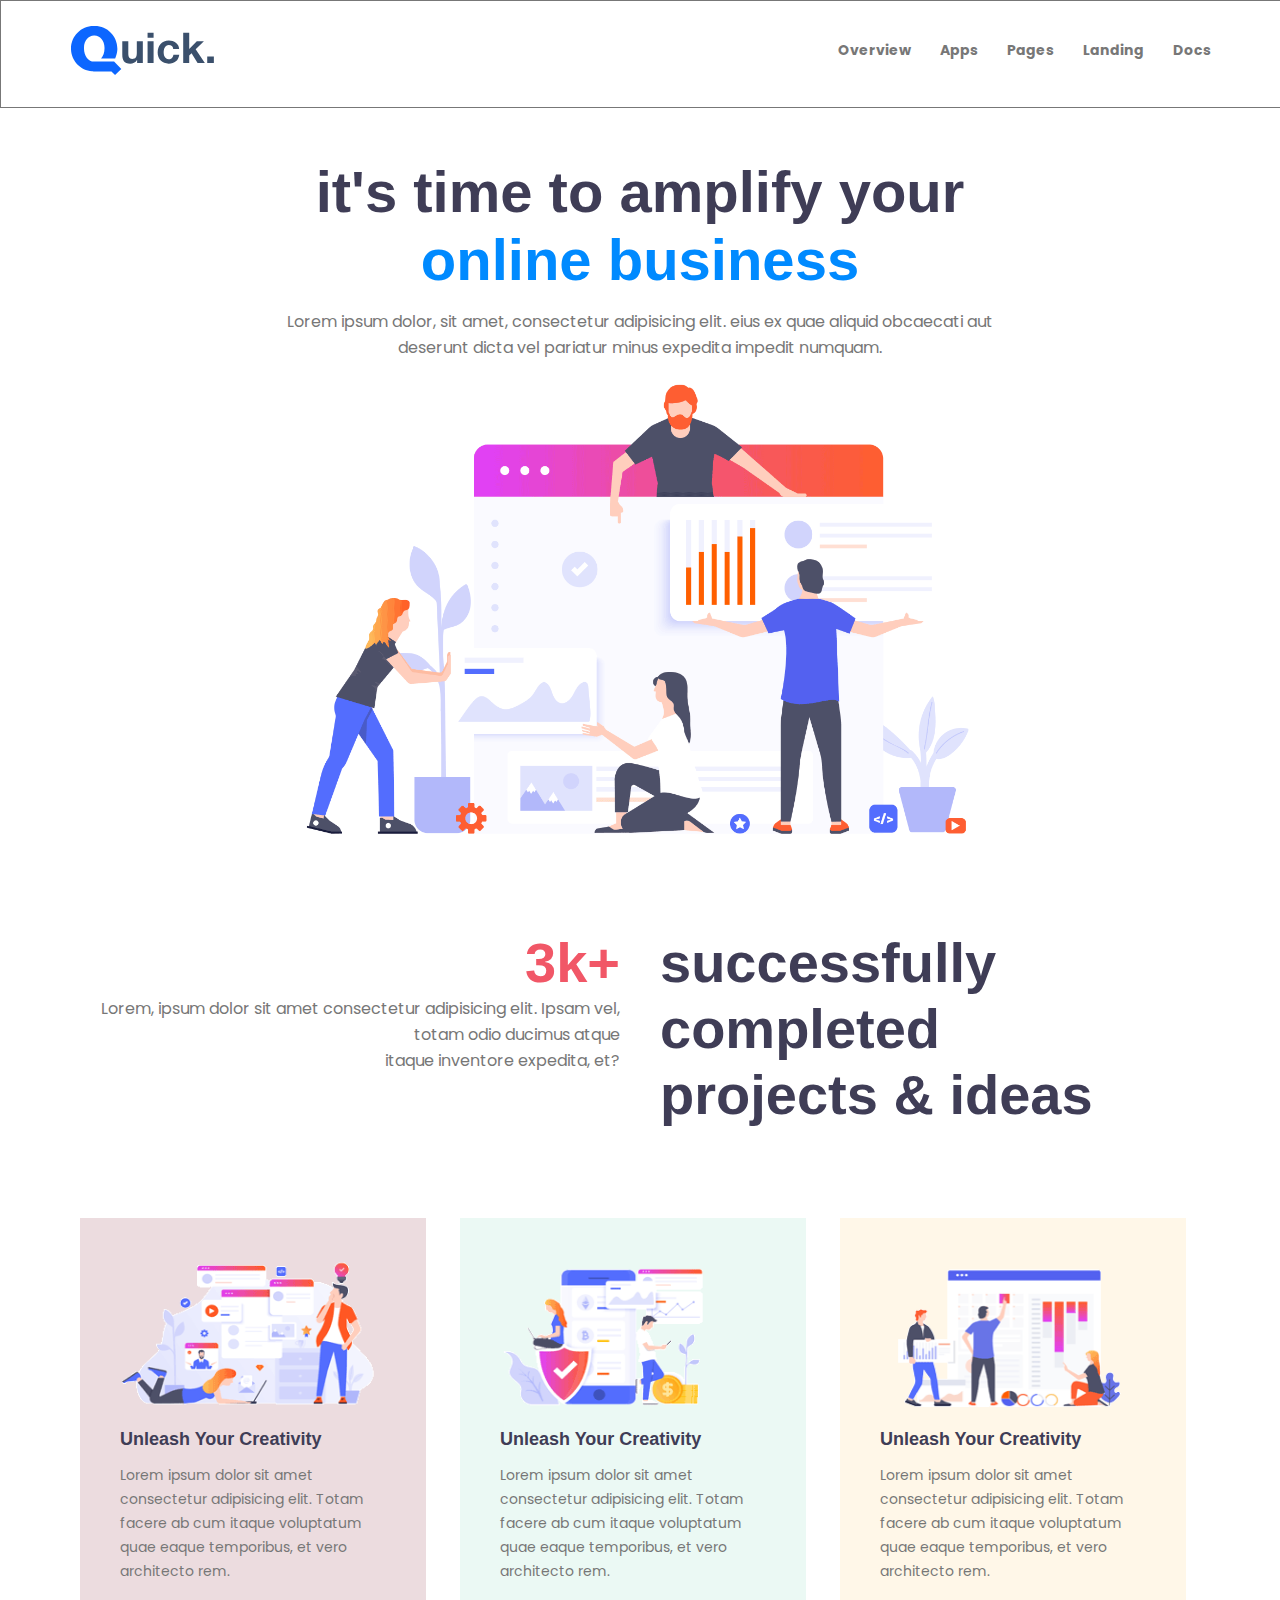
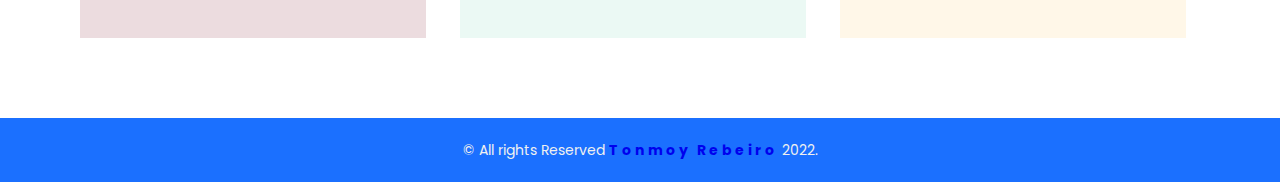
<file: index.html>
<!DOCTYPE html>
<html lang="en">
<head>
	<meta charset="UTF-8">
	<meta name="viewport" content="width=device-width, initial-scale=1.0">

	<!-- style.css linking here -->
	<link rel="stylesheet" href="css/style.css">

     <!-- google fonts -->
     <link href="https://fonts.googleapis.com/css2?family=Poppins:wght@100;200;300;400;500;600;700;800;900&display=swap" rel="stylesheet">

	<title>Quick | Home</title>
</head>
<body>
	<!-- header start -->

	<header class="header">
		<div class="container">
			<div class="row">
				<div class="col-lg-3">
					<a href="index.html" class="logo">
						<img src="images/dark.svg" alt="">
					</a>
				</div>
				<div class="col-lg-9">
					<ul class="navbar">
					<li><a href="overview.html">overview</a></li>
					<li><a href="#">apps</a></li>
					<li><a href="#">pages</a></li>
					<li><a href="#">landing</a></li>
					<li><a href="#">docs</a></li>
				</div>
				</ul>
			</div>
		</div>
	</header>
	<!-- header end -->

	<!-- online-section start -->
	<div class="online-section">
		<div class="container">
			<div class="row">
                <div class="col-lg-12">
                	<div class="inner-online">
                		<h1>it's time to amplify your<br> <span>online business</span></h1>
                		<p>Lorem ipsum dolor, sit amet, consectetur adipisicing elit. eius ex quae aliquid obcaecati aut<br> deserunt dicta vel pariatur minus expedita impedit numquam.</p>
                		<img src="images/hero2.png" alt="" class="banner-img">
                	</div>
                </div>
		  </div>	
		</div>
	</div>
	<!-- online-section end -->

	<!-- Successfull-section start -->
	<div class="Successfull-section">
		<div class="container">
		   <div class="row">
		   	  <div class="col-lg-6">
		   	  	<div class="inner-left">
		   	  		<h2>3k+</h2>
		   	  		<p>Lorem, ipsum dolor sit amet consectetur adipisicing elit. Ipsam vel,<br> totam odio ducimus atque<br>itaque inventore expedita, et?</p>
		   	  	</div>
		   	  </div>
		   	  <div class="col-lg-6">
		   	  	<h2 class="project">successfully<br>completed<br>projects & ideas</h2>
		   	  </div>
		   </div>
		</div>
	</div>
	<!-- Successfull-section end -->

    <!-- feature-section start -->
    <section class="feature-seaction">
    	<div class="container">
    		<div class="row">
    			<div class="col-lg-4">
    				<div class="inner-feature cl1">
    					<img src="images/CP1.png" alt="">
    					<h4>Unleash Your Creativity</h4>
    					<p>Lorem ipsum dolor sit amet consectetur adipisicing elit. Totam facere ab cum itaque voluptatum quae eaque temporibus, et vero architecto rem.</p>
    				</div>
    			</div>

    			<div class="col-lg-4">
    				<div class="inner-feature cl2">
    					<img src="images/CP2.png" alt="">
    					<h4>Unleash Your Creativity</h4>
    					<p>Lorem ipsum dolor sit amet consectetur adipisicing elit. Totam facere ab cum itaque voluptatum quae eaque temporibus, et vero architecto rem.</p>
    				</div>
    			</div>

    			<div class="col-lg-4">
    				<div class="inner-feature cl3">
    					<img src="images/CP3.png" alt="">
    					<h4>Unleash Your Creativity</h4>
    					<p>Lorem ipsum dolor sit amet consectetur adipisicing elit. Totam facere ab cum itaque voluptatum quae eaque temporibus, et vero architecto rem.</p>
    				</div>
    			</div>
    		</div>
    	</div>
    </section>
    <!-- feature-section end -->

    <!-- footer start -->
	<footer class="footer">
		<div class="container">
			<div class="row">
				<div class="col-lg-12">
					<p>&copy; All rights Reserved <a href="#"> Tonmoy Rebeiro</a> 2022.</p>
				</div>
			</div>
		</div>
	</footer>
 <!-- footer end -->

</body>
</html>
</file>
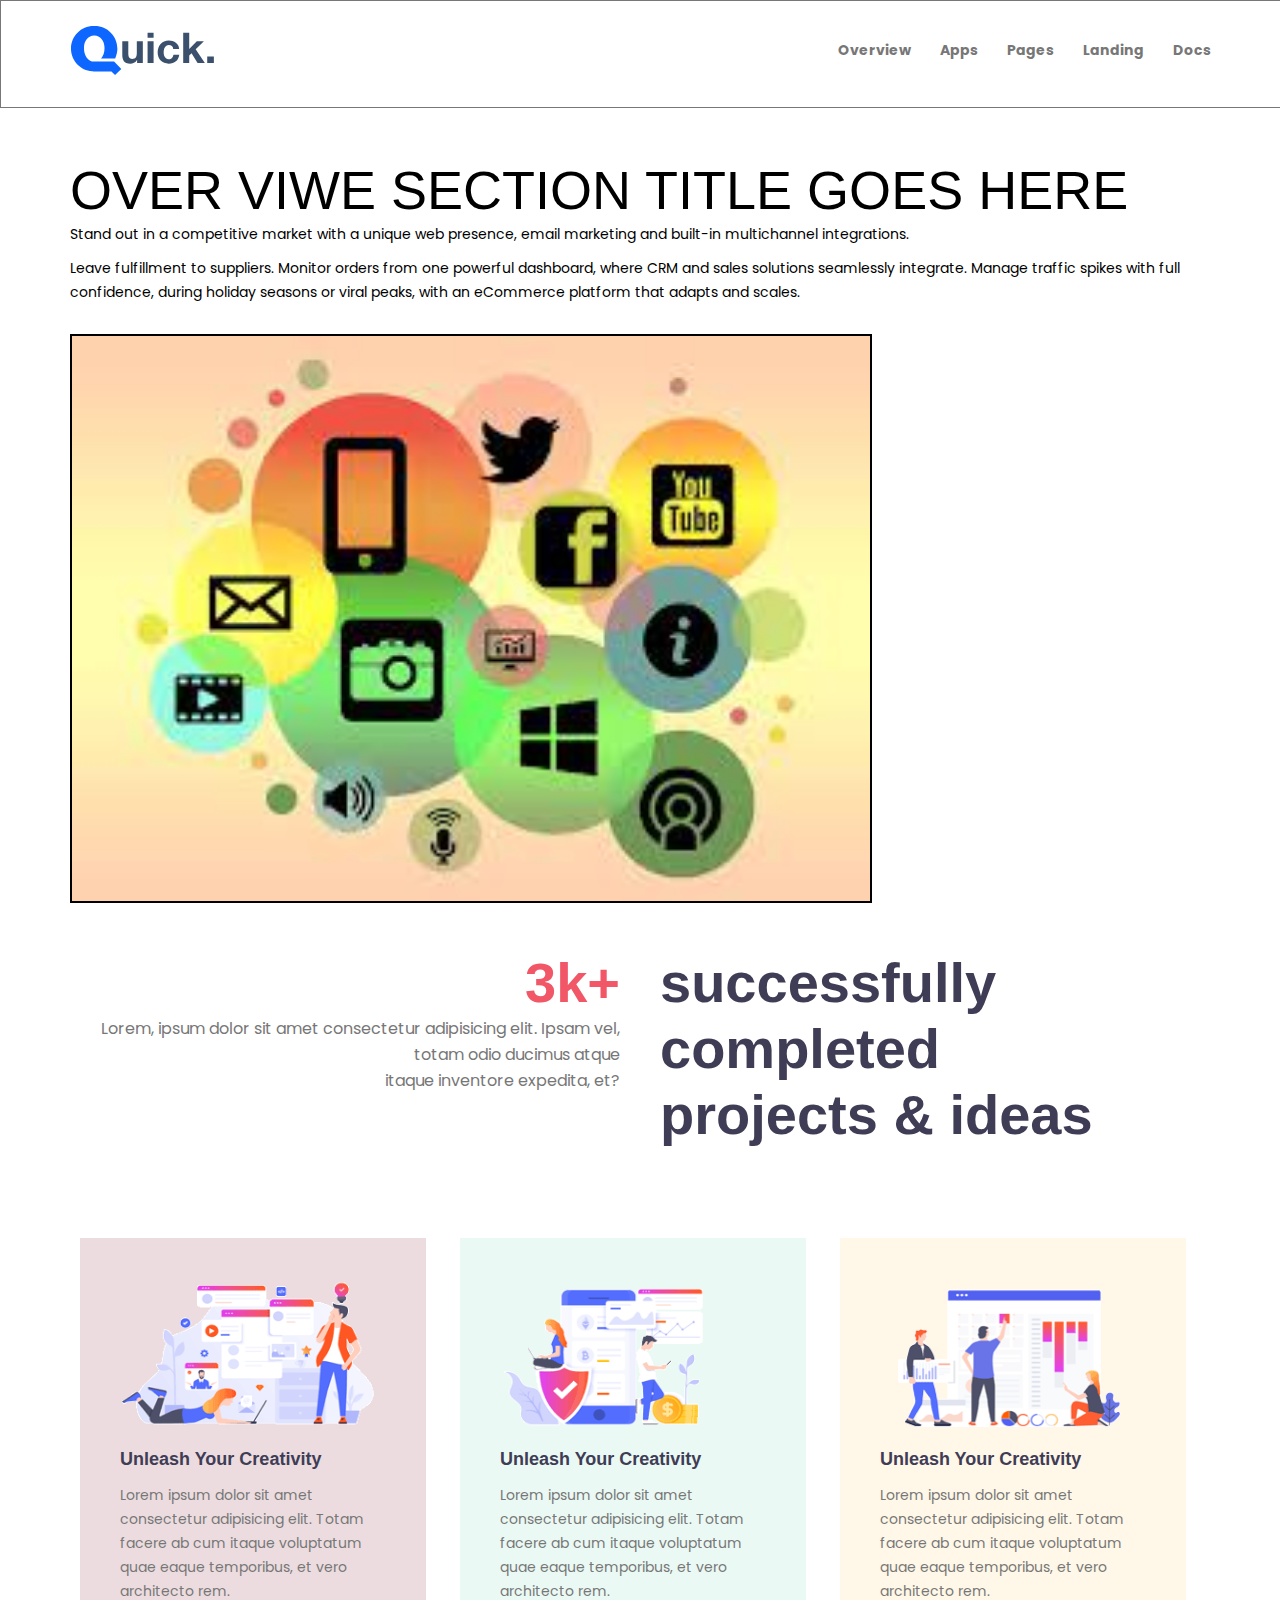
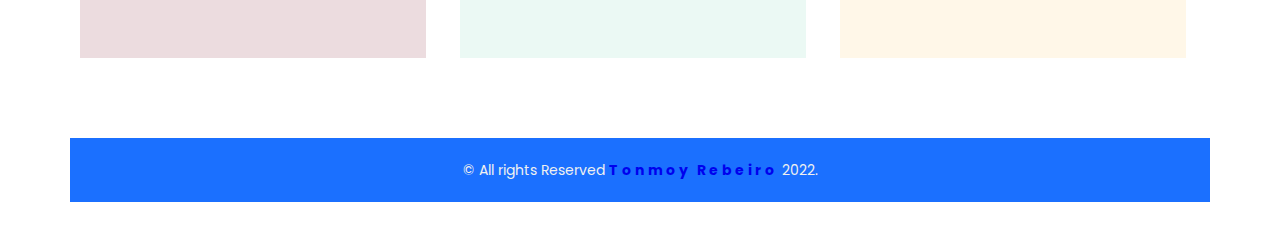
<file: overview.html>
<!DOCTYPE html>
<html lang="en">
<head>
	<meta charset="UTF-8">
	<meta name="viewport" content="width=device-width, initial-scale=1.0">

	<!-- style.css linking here -->
	<link rel="stylesheet" href="css/style.css">

     <!-- google fonts -->
     <link href="https://fonts.googleapis.com/css2?family=Poppins:wght@100;200;300;400;500;600;700;800;900&display=swap" rel="stylesheet">

	<title>Quick | overview</title>
</head>
<body>
	<!-- header start -->

	<header class="header">
		<div class="container">
			<div class="row">
				<div class="col-lg-3">
					<a href="index.html" class="logo">
						<img src="images/dark.svg" alt="">
					</a>
				</div>
				<div class="col-lg-9">
					<ul class="navbar">
					<li><a href="overview.html">overview</a></li>
					<li><a href="#">apps</a></li>
					<li><a href="#">pages</a></li>
					<li><a href="#">landing</a></li>
					<li><a href="#">docs</a></li>
				</div>
				</ul>
			</div>
		</div>
	</header>
	<!-- header end -->

	<!-- online-section start -->
	<div class="online-section">
		<div class="container">
			<div class="row">
                <div class="col-lg-12">
	                <div class="over-view">
                	   <h1> over viwe section title goes here</h1>
		                	<p>Stand out in a competitive market with a unique web presence, email marketing and built-in multichannel integrations.</p>
		                	<p>Leave fulfillment to suppliers. Monitor orders from one powerful dashboard, where CRM and sales solutions seamlessly integrate. Manage traffic spikes with full confidence, during holiday seasons or viral peaks, with an eCommerce platform that adapts and scales.</p>
		                	<img src="images/d.png" alt="" class="img-fluid">
                </div>
		  </div>
	</div>
	<!-- online-section end -->

	<!-- Successfull-section start -->
	<div class="Successfull-section">
		<div class="container">
		   <div class="row">
		   	  <div class="col-lg-6">
		   	  	<div class="inner-left">
		   	  		<h2>3k+</h2>
		   	  		<p>Lorem, ipsum dolor sit amet consectetur adipisicing elit. Ipsam vel,<br> totam odio ducimus atque<br>itaque inventore expedita, et?</p>
		   	  	</div>
		   	  </div>
		   	  <div class="col-lg-6">
		   	  	<h2 class="project">successfully<br>completed<br>projects & ideas</h2>
		   	  </div>
		   </div>
		</div>
	</div>
	<!-- Successfull-section end -->

    <!-- feature-section start -->
    <section class="feature-seaction">
    	<div class="container">
    		<div class="row">
    			<div class="col-lg-4">
    				<div class="inner-feature cl1">
    					<img src="images/CP1.png" alt="">
    					<h4>Unleash Your Creativity</h4>
    					<p>Lorem ipsum dolor sit amet consectetur adipisicing elit. Totam facere ab cum itaque voluptatum quae eaque temporibus, et vero architecto rem.</p>
    				</div>
    			</div>

    			<div class="col-lg-4">
    				<div class="inner-feature cl2">
    					<img src="images/CP2.png" alt="">
    					<h4>Unleash Your Creativity</h4>
    					<p>Lorem ipsum dolor sit amet consectetur adipisicing elit. Totam facere ab cum itaque voluptatum quae eaque temporibus, et vero architecto rem.</p>
    				</div>
    			</div>

    			<div class="col-lg-4">
    				<div class="inner-feature cl3">
    					<img src="images/CP3.png" alt="">
    					<h4>Unleash Your Creativity</h4>
    					<p>Lorem ipsum dolor sit amet consectetur adipisicing elit. Totam facere ab cum itaque voluptatum quae eaque temporibus, et vero architecto rem.</p>
    				</div>
    			</div>
    		</div>
    	</div>
    </section>
    <!-- feature-section end -->

    <!-- footer start -->
	<footer class="footer">
		<div class="container">
			<div class="row">
				<div class="col-lg-12">
					<p>&copy; All rights Reserved <a href="#"> Tonmoy Rebeiro</a> 2022.</p>
				</div>
			</div>
		</div>
	</footer>
 <!-- footer end -->

</body>
</html>
</file>
<file: css/style.css>
*{
	padding: 0px;
	margin: 0px;
}
body{
    font-family: 'Poppins', sans-serif;
    font-size: 14px;
    line-height: 24px;
}
h1, h2, h3, h4, h5, h6{
	font-family: sans-serif;
}
a, a:hover{
	text-decoration: none;
}

/* global css code start */
.container{
	width: 1140px;
	margin: 0px auto;
}
.row{
	width: 100%;
	float: left;
}
.col-lg-3{
       width: 25%;
       float: left;
}
.col-lg-4{
	width: 33.33%;
	float: left;
}
.col-lg-6{
	width: 50%;
	float: left;

}
.col-lg-9{
	width: 75%;
	float: left;
}

/* header code start */
.header{
	width: 100%;
	float: left;
	padding: 25px 0px;
	border: 1px solid #777;
}
.logo{
	width: 150px;
}
.logo img{
	width: 50%;
}
.header .navbar{
	width: 100%;
	float: left;
	text-align: right;
}
.header .navbar li{
	list-style: none;
	display: inline-block;
}
.header .navbar li a{
	display: block;
	font-size: 14px;
	text-transform: capitalize;
	color: #777;
	font-weight: 700;
	margin: 12px 0px 0px 25px;
}
.header .navbar li a:hover, .header .navbar li a:focus{
	color: red;
    transition: 1s;
}
/* online-section code start */
.online-section{
	width: 100%;
	float: left;
	padding: 50px 0px;
}
.inner-online{
	width: 100%;
	float: left;
	text-align: center;
}
.online-section .inner-online .banner-img{
	width: 60%;
}
.inner-online h1{
	font-size: 58px;
	line-height: 68px;
    font-weight: 700;
    color: #3F3D56;
    margin: 0px 0px 15px;
}
.inner-online h1 span{
	color: #008AFF;
}
.inner-online p{
    font-size: 16px;
	line-height: 26px;
    font-weight: 400;
    color: #777;
    margin: 0px 0px 15px;
}
.Successfull-section{
	width: 100%;
	float: left;
	padding: 20px 0px 60px;
}
.inner-left{
    width: 100%;
    float: left;
    text-align: right;
}
.inner-left h2{
    font-size: 56px;
	line-height: 66px;
	color: #F15767;
	font-weight: 700;
    margin: 0px 20px 0px 0px;
}
.inner-left p{
    font-size: 16px;
	line-height: 26px;
    font-weight: 400;
    color: #777;
    margin:0px 20px 0px 0px;
}
.project{
	font-size: 56px;
	line-height: 66px;
	color: #3F3D56;
	font-weight: 700;
	margin: 0px 0px 0px 20px;
}
.footer{
	width: 100%;
	float: left;
	padding: 20px 0px;
	text-align: center;
	background: #1B70FF;
}
.footer p{
    font-size: 14px;
    line-height: 24px;
    font-weight: 400;
    color: #f0f0f0;
}
.footer p a{
    font-weight: 700;
    letter-spacing: 3px;
}
.feature-seaction{
    width: 100%;
    float: left;
    padding: 30px 0px 80px;
}
.inner-feature{
    width: 70%;
    float: left;
    padding: 40px 40px;
    margin: 0px 10px;
}
.inner-feature img{
    width: 100%;
    height: 150px;
}
.inner-feature h4{
    font-size: 18px;
    font-weight: 700;
    line-height: 28px;
    color: #3F3D56;
    margin: 10px 0px;

}
.inner-feature p{
    font-size: 14px;
	line-height: 24px;
    font-weight: 400;
    color: #777;
    margin: 0px 0px 15px;
}
.cl1{
	background: #ECDCDF;
}
.cl2{
	background: #EBF9F4;
}
.cl3{
	background: #FFF7E8;
}


/* overview page css code start */

.over-view{
	width: 100%;
	float: left;
}
.over-view .img-fluid{
	width: 70%;
	margin: 20px 0px;
	border: 2px solid #000;
}
.over-view h1{
	font-size: 54px;
	line-height: 64px;
	font-weight: 200;
	text-transform: uppercase;
}
.over-view p{
	font-size: 14px;
	line-height: 24px;
	font-weight: 400;
	margin: 0px 0px 10px;
}

/* css media query code start */

/* low resulation mobile devices */
@media (min-width: 279px) and (max-width: 319px){
	/* css code start */
       
    .container{
	width: 80%px;
	margin: 0px auto;
	}
	.row{
		width: 100%;
		float: left;
	}
	.col-lg-3{
	       width: 100%;
	       float: left;
	}
	.col-lg-4{
		width: 100%;
		float: left;
	}
	.col-lg-6{
		width: 100%;
		float: left;

	}
	.col-lg-9{
		width: 100%;
		float: left;
	}
      .over-view h1{
         font-size: 18px;
      }
	
	/* css code end */
}
</file>
